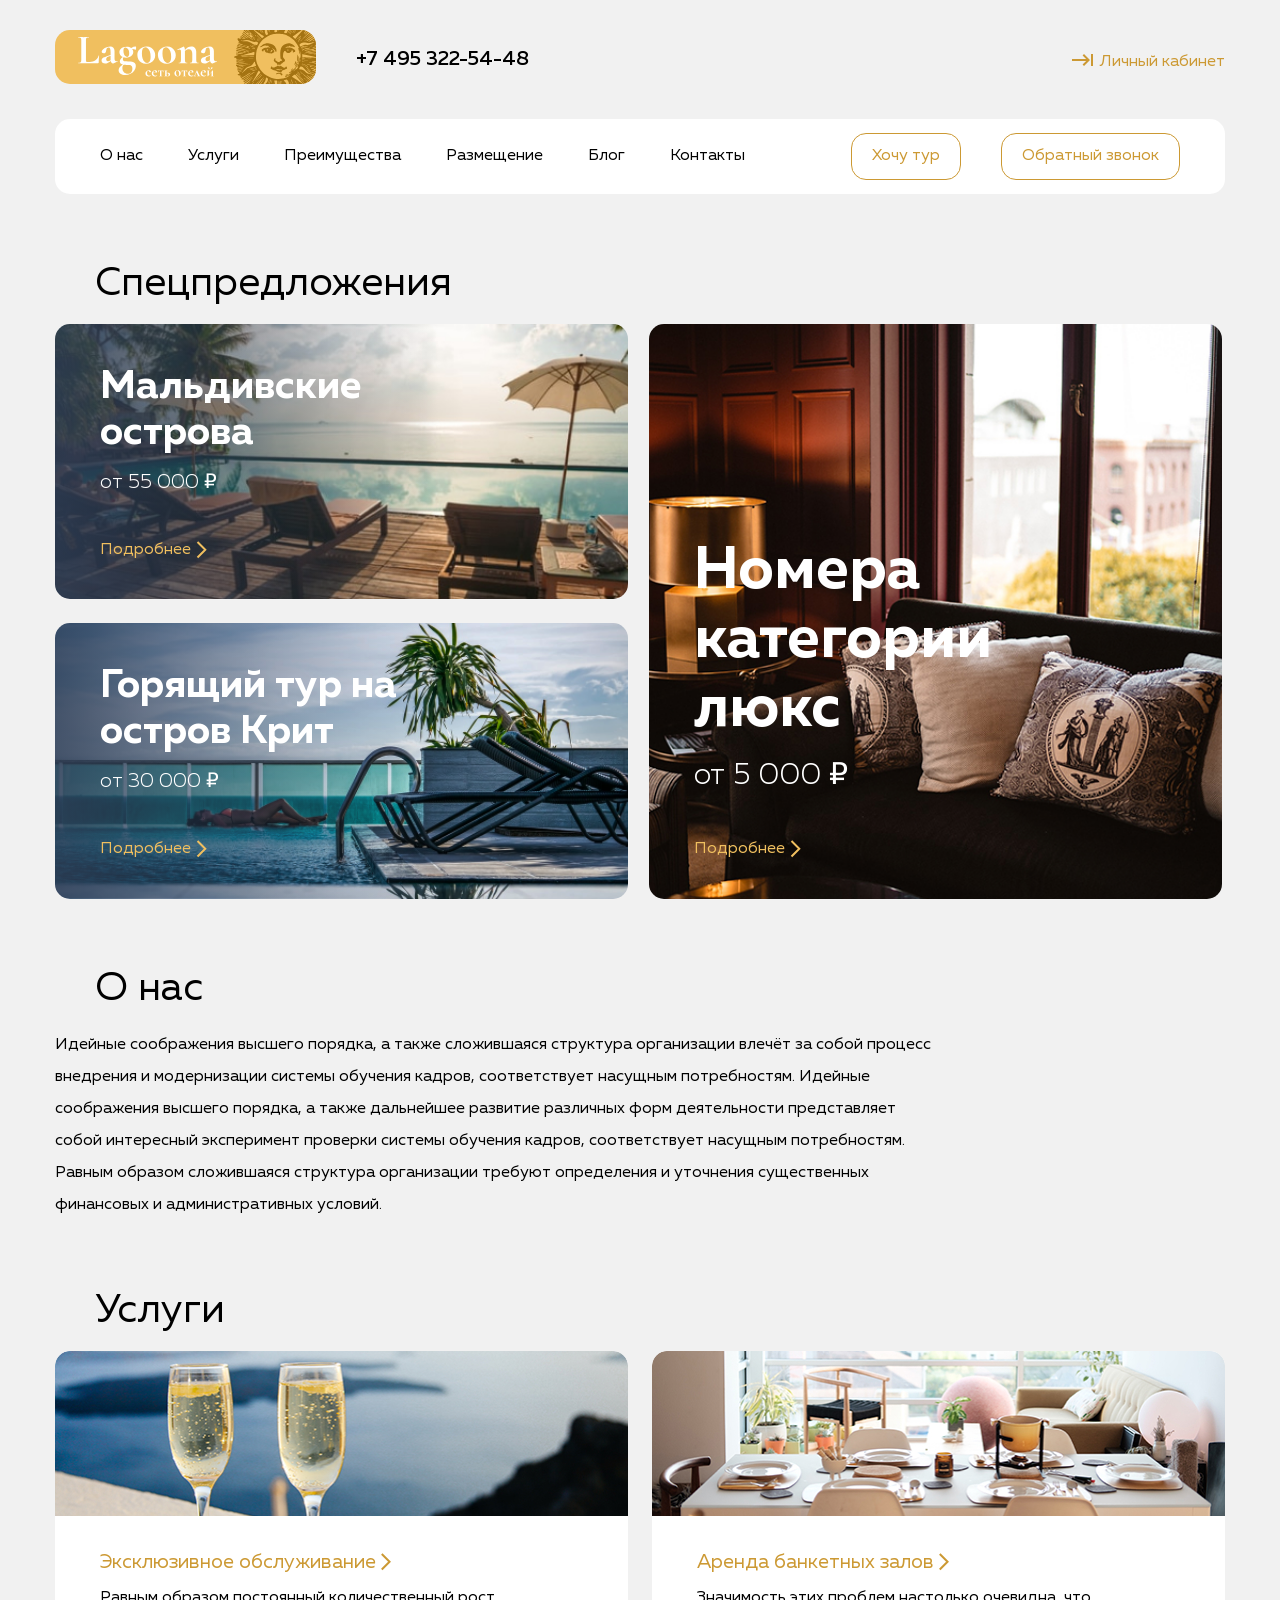
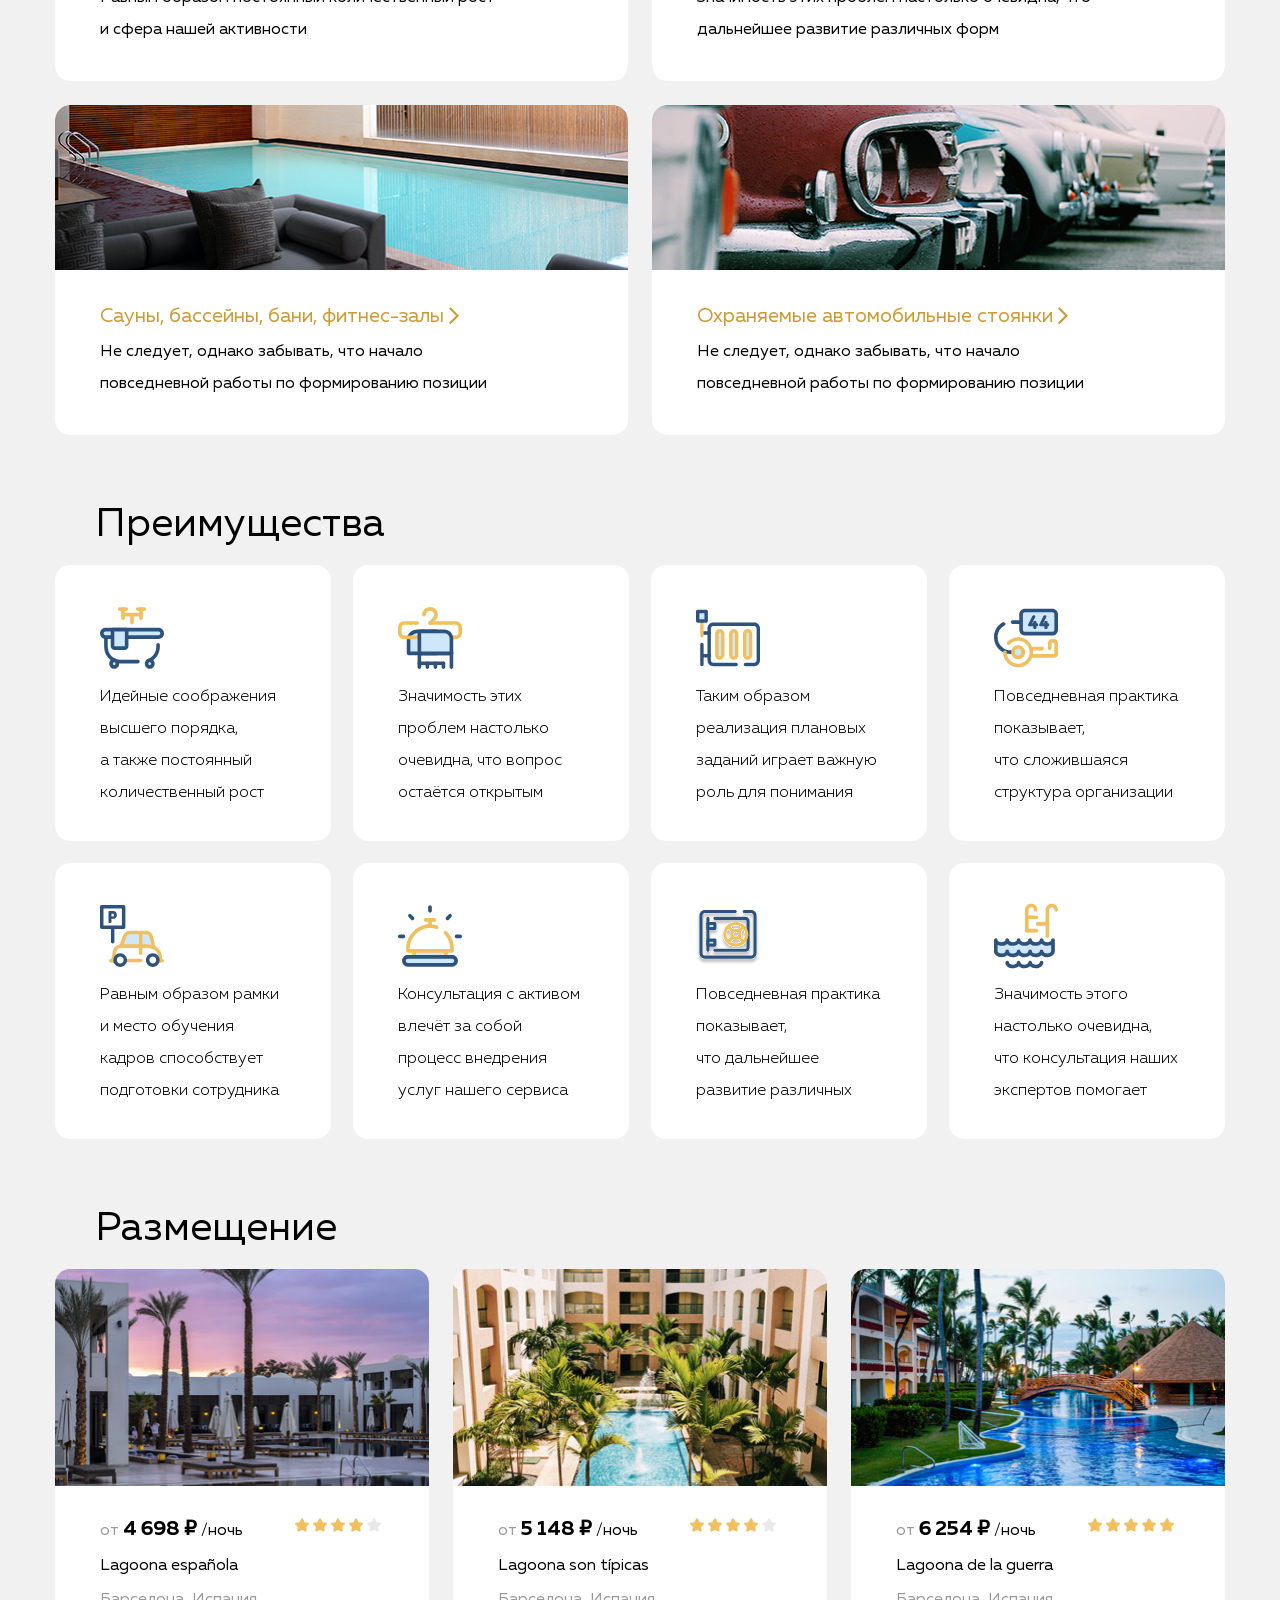
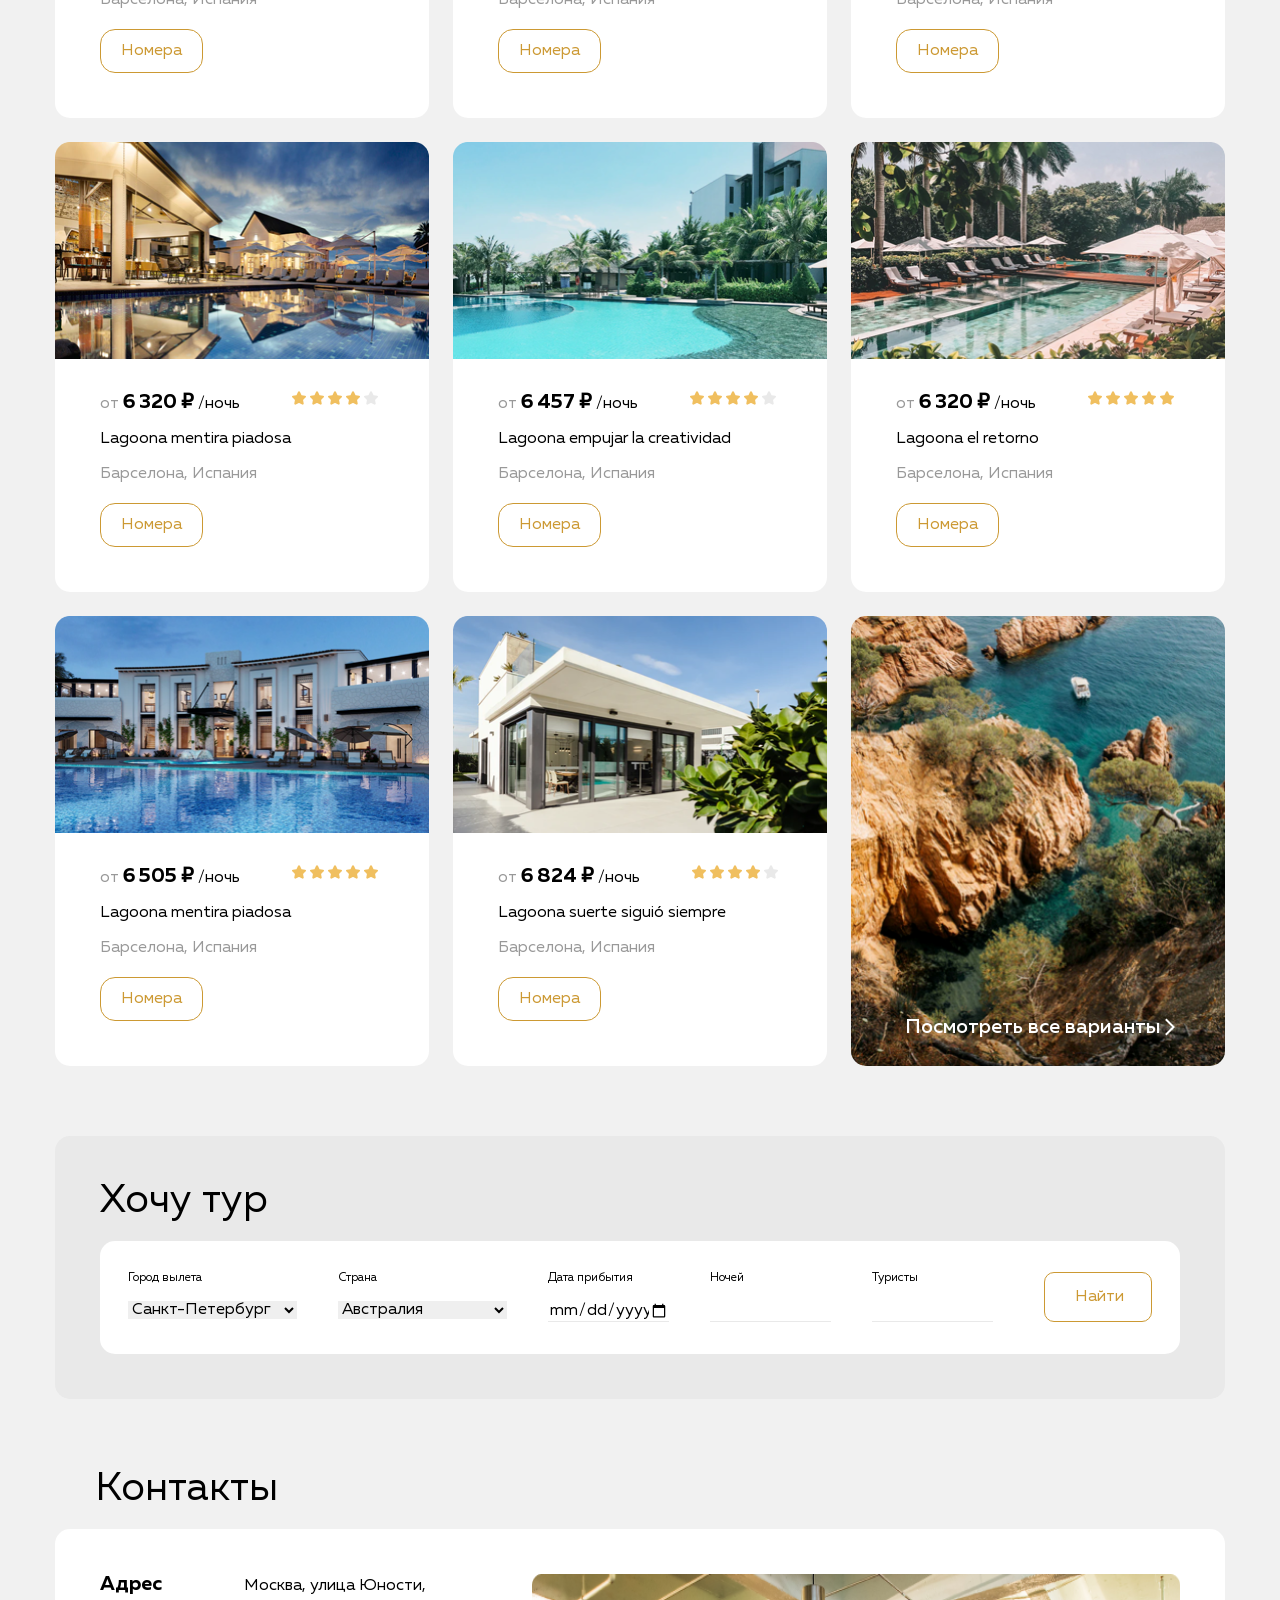
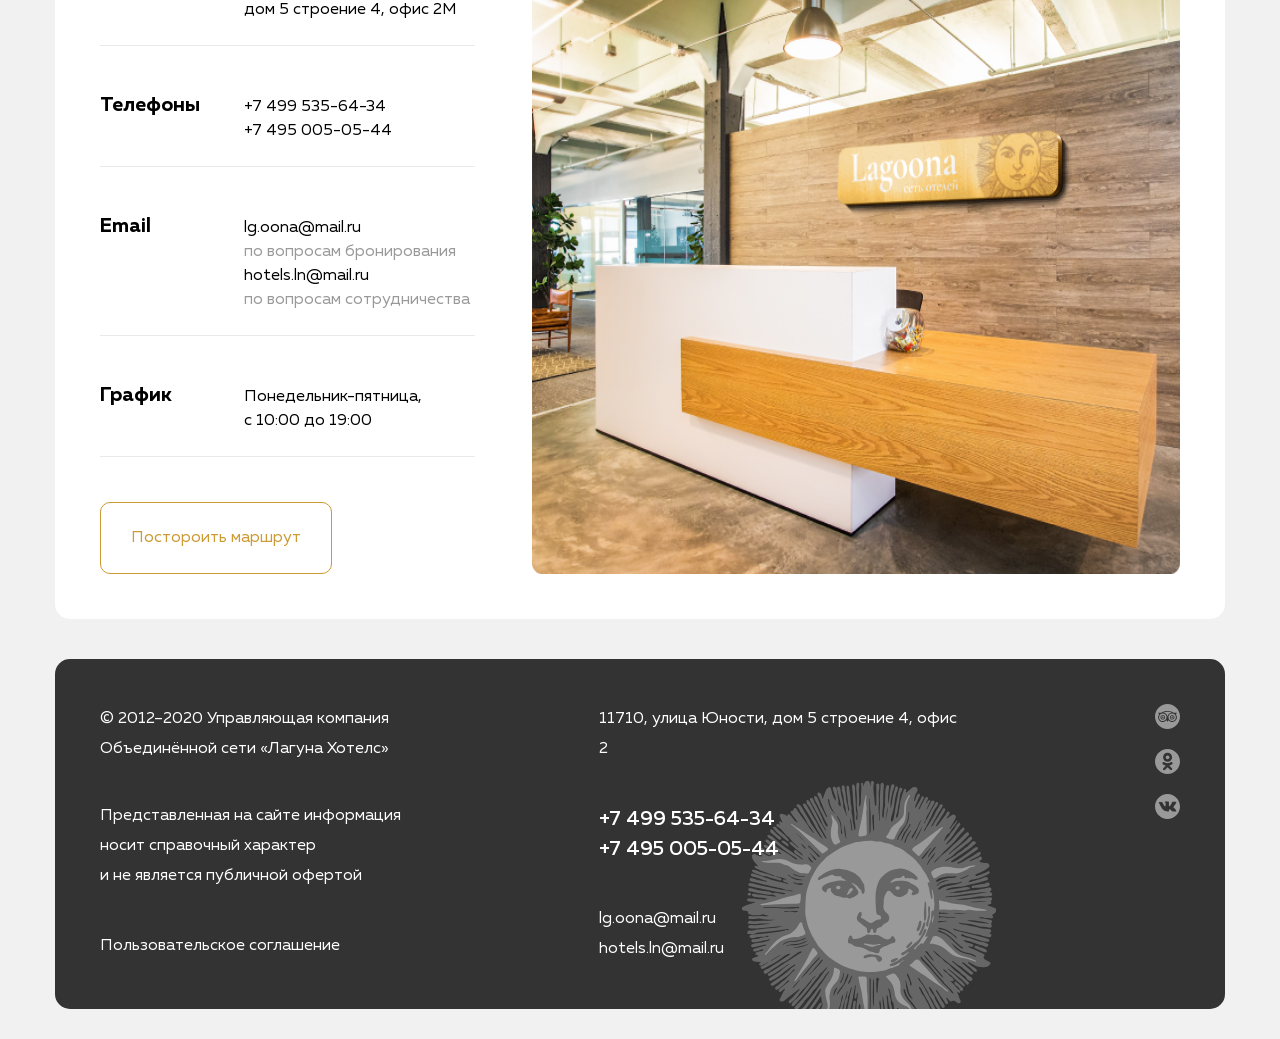
<file: index.html>
<!DOCTYPE html>
<html lang="ru">

<head>
  <meta charset="UTF-8">
  <meta name="viewport" content="width=device-width, initial-scale=1.0">
  <title>Lagoona</title>
  <link rel="stylesheet" href="CSS/normalize.css">
  <link rel="stylesheet" href="CSS/style.css">
  <link rel="icon" type="image/png" href="img/flaticon.png">
</head>

<body>
  <header class="header">
    <div class="container">
      <div class="header-container flex">
        <a href="#" class="header-logo">
          <img src="img/logo.svg" alt="Lagoona-logo">
        </a>
        <a class="phone" href="tel:+74953225448">
          +7 495 322-54-48
        </a>

        <!-- Contacts  -->

        <div class="header_account flex">
          <a href="#" class="account">
            <svg class="account_icon" width="24" height="24" viewBox="0 0 24 24" fill="none"
              xmlns="http://www.w3.org/2000/svg">
              <path d="M11.59 7.41L15.17 11H1V13H15.17L11.58 16.59L13 18L19 12L13 6L11.59 7.41ZM20 6V18H22V6H20Z"
                fill="#CC9933" />
            </svg>
            Личный кабинет</a>
        </div>
      </div>




      <div class="header-nav container flex">
        <nav class="navbar container">
          <ul class="header-list list-reset flex">
            <li class="header-list-item words">
              <a href="#about-us" class="header-link">
                О нас
              </a>
            </li>
            <li class="header-list-item words">
              <a href="#services" class="header-link">
                Услуги
              </a>
            </li>
            <li class="header-list-item  words">
              <a href="#Advantages" class="header-link">
                Преимущества
              </a>
            </li>
            <li class="header-list-item words">
              <a href="#Accommodatiion" class="header-link">
                Размещение
              </a>
            </li>
            <li class="header-list-item words">
              <a href="#" class="header-link">
                Блог
              </a>
            </li>
            <li class="header-list-item words">
              <a href="#Contacts" class="header-link">
                Контакты
              </a>
            </li>
          </ul>
        </nav>

        <div class="btn btn-reset flex">
          <button class="header-btn words btn-reset">Хочу тур</button>
          <button class="header-btn words btn-reset">Обратный звонок</button>
        </div>
      </div>

    </div>
  </header>


  <main class="main">
    <h1 class="invisible">Лагуна - это компания в отрасли туризма и сервиса</h1>
    <section id="special-offers" class="special">
      <div class="container">
        <h2 class="section-title">Спецпредложения</h2>
        <div class="special_content">
          <div class="special_block">
            <article class="special_item card-1">
              <h3 class="card_title">Мальдивские острова</h3>
              <p class="card_price"> от 55 000 ₽ </p>
              <div class="flex offer_card">
                <a href="#" class="more">Подробнее
                  <svg width="11" height="18" viewBox="0 0 11 18" fill="none" xmlns="http://www.w3.org/2000/svg">
                    <path d="M1.49998 1.00002L9.27815 8.7782L1.49998 16.5564" stroke="#F0BF5F" stroke-width="2" />
                  </svg>
                </a>
              </div>
            </article>

            <article class="special_item card-2">
              <h3 class="card_title">Горящий тур на остров Крит</h3>
              <p class="card_price"> от 30 000 ₽ </p>
              <div class="flex offer_card">
                <a href="#" class="more">Подробнее
                  <svg width="11" height="18" viewBox="0 0 11 18" fill="none" xmlns="http://www.w3.org/2000/svg">
                    <path d="M1.49998 1.00002L9.27815 8.7782L1.49998 16.5564" stroke="#F0BF5F" stroke-width="2" />
                  </svg>
                </a>
              </div>
            </article>
          </div>
          <!-- Contacts для фокуса на какой-то блок без активных ссылок tabindex="0"-->
          <div class="special_block">
            <article class="special_item card-3">
              <h3 class="card_title-right">Номера категории люкс</h3>
              <p class="card_price-right"> от 5 000 ₽ </p>
              <div class="flex offer_card">
                <a href="#" class="more">Подробнее
                  <svg width="11" height="18" viewBox="0 0 11 18" fill="none" xmlns="http://www.w3.org/2000/svg">
                    <path d="M1.49998 1.00002L9.27815 8.7782L1.49998 16.5564" stroke="#F0BF5F" stroke-width="2" />
                  </svg>
                </a>
              </div>
            </article>
          </div>
        </div>
      </div>
    </section>

    <section id="about-us" class="article">
      <div class="container">
        <h2 class="section-title">
          О нас
        </h2>
        <p class="article-text">
          Идейные соображения высшего порядка, а также сложившаяся структура организации влечёт за собой процесс
          внедрения и модернизации системы обучения кадров, соответствует насущным потребностям. Идейные соображения
          высшего порядка, а также дальнейшее развитие различных форм деятельности представляет собой интересный
          эксперимент проверки системы обучения кадров, соответствует насущным потребностям. Равным образом сложившаяся
          структура организации требуют определения и уточнения существенных финансовых и административных условий.
        </p>
      </div>
    </section>

    <section id="services" class="service">
      <div class="container">
        <h2 class="section-title services-title">Услуги</h2>
        <ul class="services-list list-reset flex">

          <li class="services-items services-items-image1">
            <div class="flex">
              <a href="#" class="service-title">Эксклюзивное обслуживание
                <svg width="10" height="18" viewBox="0 0 10 18" fill="none" xmlns="http://www.w3.org/2000/svg">
                  <path d="M0.778175 1.00002L8.55635 8.7782L0.778175 16.5564" stroke="#CC9933" stroke-width="2" />
                </svg>
              </a>
            </div>
            <p class="service-item-text">
              Равным образом постоянный количественный рост и сфера нашей активности
            </p>

          </li>

          <li class="services-items services-items-image2">
            <div class="flex">
              <a href="#" class="service-title">Аренда банкетных залов
                <svg width="10" height="18" viewBox="0 0 10 18" fill="none" xmlns="http://www.w3.org/2000/svg">
                  <path d="M0.778175 1.00002L8.55635 8.7782L0.778175 16.5564" stroke="#CC9933" stroke-width="2" />
                </svg>
              </a>
            </div>
            <p class="service-item-text">
              Значимость этих проблем настолько очевидна, что дальнейшее развитие различных форм
            </p>
          </li>

          <li class="services-items services-items-image3">
            <div class="flex">
              <a href="#" class="service-title">Сауны, бассейны, бани, фитнес-залы
                <svg width="10" height="18" viewBox="0 0 10 18" fill="none" xmlns="http://www.w3.org/2000/svg">
                  <path d="M0.778175 1.00002L8.55635 8.7782L0.778175 16.5564" stroke="#CC9933" stroke-width="2" />
                </svg>
              </a>
            </div>
            <p class="service-item-text">
              Не следует, однако забывать, что начало повседневной работы по формированию позиции
            </p>
          </li>

          <li class="services-items services-items-image4">
            <div class="flex">
              <a href="#" class="service-title">Охраняемые автомобильные стоянки
                <svg width="10" height="18" viewBox="0 0 10 18" fill="none" xmlns="http://www.w3.org/2000/svg">
                  <path d="M0.778175 1.00002L8.55635 8.7782L0.778175 16.5564" stroke="#CC9933" stroke-width="2" />
                </svg>
              </a>
            </div>
            <p class="service-item-text">
              Не следует, однако забывать, что начало повседневной работы по формированию позиции
            </p>
          </li>

        </ul>
      </div>


    </section>

    <section id="Advantages" class="advantage">
      <div class="container">
        <h2 class="section-title">Преимущества</h2>
        <ul class="advantage-list list-reset flex">
          <li class="advantage-item advantage-item-bath">
            <p class="advantage-item-text ">
              Идейные соображения высшего порядка, а также постоянный количественный рост
            </p>
          </li>
          <li class="advantage-item advantage-item-hanger">
            <p class="advantage-item-text">
              Значимость этих проблем настолько очевидна, что вопрос остаётся открытым
            </p>
          </li>
          <li class="advantage-item advantage-item-heating">
            <p class="advantage-item-text">
              Таким образом реализация плановых заданий играет важную роль для понимания
            </p>
          </li>
          <li class="advantage-item advantage-item-hotel-key">
            <p class="advantage-item-text">
              Повседневная практика показывает, что сложившаяся структура организации
            </p>
          </li>
          <li class="advantage-item advantage-item-parking">
            <p class="advantage-item-text">
              Равным образом рамки и место обучения кадров способствует подготовки сотрудника
            </p>
          </li>
          <li class="advantage-item advantage-item-reception">
            <p class="advantage-item-text">
              Консультация с активом влечёт за собой процесс внедрения услуг нашего сервиса
            </p>
          </li>
          <li class="advantage-item advantage-item-security-box">
            <p class="advantage-item-text">
              Повседневная практика показывает, что дальнейшее развитие различных
            </p>
          </li>
          <li class="advantage-item advantage-item-swimming-pool">
            <p class="advantage-item-text">
              Значимость этого настолько очевидна, что консультация наших экспертов помогает
            </p>
          </li>
        </ul>
      </div>
    </section>

    <section id="Accommodatiion" class="accommodation">
      <div class="container">
        <h2 class="section-title">Размещение</h2>
        <ul class="accommodation list-reset flex">

          <li class="accommodation-item flex">
            <img src="img/23.png" alt="Lagoona española" class="accomm-img">
            <div class="accom-first flex">
              <div class="accom-content">
                <p class="accomm-price words">от <span class="accom-number">4 698 ₽</span>
                  <span class="night">/ночь</span>
                </p>
                <div class="accomm-stars">
                  <img src="img/star.svg" alt="Звезда">
                  <img src="img/star.svg" alt="Звезда">
                  <img src="img/star.svg" alt="Звезда">
                  <img src="img/star.svg" alt="Звезда">
                  <img src="img/star-grey.svg" alt="Серая звезда">
                </div>
              </div>
              <h3 class="accommodation-title words">Lagoona española</h3>
              <p class="accom-words">Барселона, Испания</p>
              <button class="accomm-button btn-reset">Номера</button>
            </div>
          </li>

          <li class="accommodation-item flex">
            <img src="img/24.png" alt="Lagoona son típicas" class="accomm-img">
            <div class="accom-first flex">
              <div class="accom-content">
                <p class="accomm-price words">от <span class="accom-number">5 148 ₽</span>
                  <span class="night">/ночь</span>
                </p>
                <div class="accomm-stars">
                  <img src="img/star.svg" alt="Звезда">
                  <img src="img/star.svg" alt="Звезда">
                  <img src="img/star.svg" alt="Звезда">
                  <img src="img/star.svg" alt="Звезда">
                  <img src="img/star-grey.svg" alt="Серая звезда">
                </div>
              </div>
              <h3 class="accommodation-title words">Lagoona son típicas</h3>
              <p class="accom-words words">
                Барселона, Испания
              </p>
              <button class="accomm-button btn-reset">Номера</button>
            </div>
          </li>

          <li class="accommodation-item flex">
            <img src="img/26.png" alt="Lagoona de la guerra" class="accomm-img">
            <div class="accom-first flex">
              <div class="accom-content">
                <p class="accomm-price words">от <span class="accom-number">6 254 ₽</span>
                  <span class="night">/ночь</span>
                </p>

                <div class="accomm-stars">
                  <img src="img/star.svg" alt="Звезда">
                  <img src="img/star.svg" alt="Звезда">
                  <img src="img/star.svg" alt="Звезда">
                  <img src="img/star.svg" alt="Звезда">
                  <img src="img/star.svg" alt="Звезда">
                </div>
              </div>
              <h3 class="accommodation-title words">Lagoona de la guerra</h3>
              <p class="accom-words words">
                Барселона, Испания
              </p>
              <button class="accomm-button btn-reset">Номера</button>
            </div>
          </li>

          <li class="accommodation-item flex">
            <img src="img/25.png" alt="Lagoona mentira piadosa" class="accomm-img">
            <div class="accom-first flex">
              <div class="accom-content">
                <p class="accomm-price words">от <span class="accom-number">6 320 ₽</span>
                  <span class="night">/ночь</span>
                </p>

                <div class="accomm-stars">
                  <img src="img/star.svg" alt="Звезда">
                  <img src="img/star.svg" alt="Звезда">
                  <img src="img/star.svg" alt="Звезда">
                  <img src="img/star.svg" alt="Звезда">
                  <img src="img/star-grey.svg" alt="Серая звезда">
                </div>
              </div>
              <h3 class="accommodation-title words">Lagoona mentira piadosa</h3>
              <p class="accom-words words">
                Барселона, Испания
              </p>
              <button class="accomm-button btn-reset">Номера</button>
            </div>
          </li>

          <li class="accommodation-item flex">
            <img src="img/30.png" alt="Lagoona empujar la creatividad" class="accomm-img">
            <div class="accom-first flex">
              <div class="accom-content">
                <p class="accomm-price words">от <span class="accom-number">6 457 ₽</span>
                  <span class="night">/ночь</span>
                </p>

                <div class="accomm-stars">
                  <img src="img/star.svg" alt="Звезда">
                  <img src="img/star.svg" alt="Звезда">
                  <img src="img/star.svg" alt="Звезда">
                  <img src="img/star.svg" alt="Звезда">
                  <img src="img/star-grey.svg" alt="Серая звезда">
                </div>
              </div>
              <h3 class="accommodation-title words">Lagoona empujar la creatividad</h3>
              <p class="accom-words words">
                Барселона, Испания
              </p>
              <button class="accomm-button btn-reset">Номера</button>
            </div>
          </li>

          <li class="accommodation-item flex">
            <img src="img/31.png" alt="Lagoona el retorno" class="accomm-img">
            <div class="accom-first flex">
              <div class="accom-content">
                <p class="accomm-price words">от <span class="accom-number">6 320 ₽</span>
                  <span class="night">/ночь</span>
                </p>

                <div class="accomm-stars">
                  <img src="img/star.svg" alt="Звезда">
                  <img src="img/star.svg" alt="Звезда">
                  <img src="img/star.svg" alt="Звезда">
                  <img src="img/star.svg" alt="Звезда">
                  <img src="img/star.svg" alt="Звезда">
                </div>
              </div>
              <h3 class="accommodation-title words">Lagoona el retorno</h3>
              <p class="accom-words words">
                Барселона, Испания
              </p>
              <button class="accomm-button btn-reset">Номера</button>
            </div>
          </li>

          <li class="accommodation-item flex">
            <img src="img/27.png" alt="Lagoona mentira piadosa" class="accomm-img">
            <div class="accom-first flex">
              <div class="accom-content">
                <p class="accomm-price words">от <span class="accom-number">6 505 ₽</span>
                  <span class="night">/ночь</span>
                </p>

                <div class="accomm-stars">
                  <img src="img/star.svg" alt="Звезда">
                  <img src="img/star.svg" alt="Звезда">
                  <img src="img/star.svg" alt="Звезда">
                  <img src="img/star.svg" alt="Звезда">
                  <img src="img/star.svg" alt="Звезда">
                </div>
              </div>
              <h3 class="accommodation-title words">Lagoona mentira piadosa</h3>
              <p class="accom-words words">Барселона, Испания
              </p>
              <button class="accomm-button btn-reset">Номера</button>
            </div>
          </li>

          <li class="accommodation-item flex">
            <img src="img/29.png" alt="Lagoona suerte siguió siempre" class="accomm-img">
            <div class="accom-first flex">
              <div class="accom-content">
                <p class="accomm-price words">от <span class="accom-number">6 824 ₽</span>
                  <span class="night">/ночь</span>
                </p>
                <div class="accomm-stars">
                  <img src="img/star.svg" alt="Звезда">
                  <img src="img/star.svg" alt="Звезда">
                  <img src="img/star.svg" alt="Звезда">
                  <img src="img/star.svg" alt="Звезда">
                  <img src="img/star-grey.svg" alt="Серая звезда">
                </div>
              </div>
              <h3 class="accommodation-title words">Lagoona suerte siguió siempre </h3>
              <p class="accom-words words">
                Барселона, Испания
              </p>
              <button class="accomm-button btn-reset">Номера</button>
            </div>
          </li>

          <li class="accommodation-item different">

            <a href="#Accommodatiion" class="accomm-more">Посмотреть все варианты
              <svg width="10" height="18" viewBox="0 0 10 18" fill="none" xmlns="http://www.w3.org/2000/svg">
                <path d="M0.778174 1.22183L8.55635 9L0.778174 16.7782" stroke="white" stroke-width="2" />
              </svg>
            </a>

          </li>
        </ul>
      </div>
    </section>

    <section id="Want_tour" class="tour">
      <div class="container form_container">
        <h2 class="tour-title">Хочу тур</h2>
        <form action="https://jsonplaceholder.typicode.com/posts" method="POST" class="form container flex">
          <ul class="list-reset form-item">

            <li class="form_list">
              <label class="form-label">Город вылета
                <select id="departure-city" class="form-select" name="departure-city" required>
                  <option value="" disabled selected hidden>Санкт-Петербург</option>
                  <option value="Санкт-Петербург">Санкт-Петербург</option>
                  <option value="Москва">Москва</option>
                </select>
              </label>
            </li>

            <li class="form_list">
              <label class="form-label">Страна
                <select id="country" class="form-select" name="country" required>
                  <option value="" disabled selected hidden>Австралия</option>
                  <option value="Australia">Австралия</option>
                  <option value="Russia">Россия</option>
                </select>
              </label>
            </li>

            <li class="form_list">
              <label class="form-label">Дата прибытия
                <input type="date" id="arival_date" class="date_form" required>
              </label>
            </li>

            <li class="form_list">
              <label class="form-label">Ночей
                <input type="number" id="number_nights" class="date_form" required min="1">
              </label>
            </li>

            <li class="form_list">
              <label class="form-label">Туристы
                <input type="number" id="number_tourists" class="date_form" required min="1">
              </label>
            </li>
          </ul>

          <button type="submit" class="form-button btn-reset">Найти</button>

        </form>
      </div>

    </section>

    <section id="Contacts" class="contacts">
      <div class=" container">
        <h2>Контакты</h2>
        <div class="contact_items">
          <div class="contact_image">
            <ul class="contact-box list-reset">
              <li class="contact_details">
                <h3 class="contact_title">Адрес</h3>
                <p class="contact_text flex">Москва, улица Юности, дом 5 строение 4, офис 2М</p>
              </li>
              <li class="contact_details">
                <h3 class="contact_title">Телефоны</h3>
                <ul class="contact_text list-reset">
                  <li>
                    <a href="tel:+74995356434">+7 499 535-64-34 </a>
                  </li>
                  <li>
                    <a href="tel:+74950050544">+7 495 005-05-44</a>
                  </li>
                </ul>
              </li>
              <li class="contact_details">
                <h3 class="contact_title">Email</h3>
                <ul class="contact_text list-reset">
                  <li>
                    <a href="mailto:lg.oona@mail.ru">lg.oona@mail.ru</a>
                  </li>
                  <li class="gray">по вопросам бронирования</li>
                  <li>
                    <a href="mailto:hotels.ln@mail.ru">
                      hotels.ln@mail.ru</a>
                  </li>
                  <li class="gray">по вопросам сотрудничества</li>
                </ul>
              </li>
              <li class="contact_details">
                <h3 class="contact_title">График</h3>
                <p class="contact_text">Понедельник-пятница, с 10:00 до 19:00</p>
              </li>
            </ul>

            <button class="contacts-btn btn-reset">
              Постороить маршрут
            </button>
          </div>
        </div>
      </div>
    </section>

    <div id="Footer">
      <div class="footer container flex">

        <div>
          <ul class="list-reset footer_list list_left">
            <li class="footer_list_paragraph">© 2012–2020 Управляющая компания Объединённой сети «Лагуна Хотелс»</li>
            <!--<li class="footer_list_break"></li>-->
            <li class="footer_list_break">Представленная на сайте информация носит справочный характер и не является
              публичной офертой</li>
            <li class="yellow">
              <a href="#">Пользовательское соглашение</a>
            </li>
          </ul>
        </div>
        <div>
          <ul class="list-reset footer_list list_central">
            <li class="footer_list_break">11710, улица Юности, дом 5 строение 4, офис 2</li>
            <li class="phone">
              <a href="tel:+74995356434">+7 499 535-64-34</a>
            </li>
            <li class="footer_list_break phone">
              <a href="tel:+74950050504">+7 495 005-05-44</a>
            </li>
            <li class="email">
              <a href="mailto:lg.oona@mail.ru">lg.oona@mail.ru</a>
            </li>
            <li class="email">
              <a href="mailto:hotels.ln@mail.ru">hotels.ln@mail.ru</a>
            </li>
          </ul>
        </div>

        <ul class="social-list list-reset">
          <li class="social-item">
            <a href="https://www.tripadvisor.co.uk/" target="_blank" rel="noopener noreferrer">
              <svg width="25" height="25" viewBox="0 0 25 25" fill="none" xmlns="http://www.w3.org/2000/svg">
                <g clip-path="url(#clip0_370726_100)">
                  <path
                    d="M17.1779 11.7844C16.3343 11.7844 15.6441 12.449 15.6441 13.2926C15.6441 14.1362 16.3343 14.8263 17.1523 14.8263C17.9959 14.8263 18.6605 14.1362 18.6605 13.3182C18.6861 12.449 18.0214 11.7844 17.1779 11.7844ZM17.1779 14.0595C16.7433 14.0595 16.411 13.7272 16.411 13.2926C16.411 12.858 16.7433 12.5257 17.1779 12.5257C17.6124 12.5257 17.9447 12.8836 17.9447 13.2926C17.9447 13.7272 17.5869 14.0595 17.1779 14.0595Z"
                    fill="#999999" />
                  <path
                    d="M7.7965 9.58598C5.77707 9.56042 4.01327 11.2475 4.06439 13.3948C4.08996 15.3886 5.75151 17.1013 7.84762 17.0757C9.89261 17.0502 11.5542 15.3886 11.5542 13.3436C11.5542 11.2731 9.89261 9.58598 7.7965 9.58598ZM7.84762 15.6187C6.49282 15.6698 5.39364 14.5962 5.39364 13.2925C5.39364 11.9633 6.49282 10.9408 7.71981 10.9663C8.99793 10.9663 10.046 11.9888 10.046 13.2925C10.0715 14.5962 9.04905 15.5676 7.84762 15.6187Z"
                    fill="#999999" />
                  <path
                    d="M12.5 0C5.59815 0 0 5.59815 0 12.5C0 19.4018 5.59815 25 12.5 25C19.4018 25 25 19.4018 25 12.5C25 5.59815 19.4018 0 12.5 0ZM19.683 17.3568C18.9161 17.8425 18.0726 18.0726 17.1779 18.0726C16.7945 18.0726 16.411 18.0215 16.0532 17.9192C15.1585 17.6891 14.3916 17.229 13.7525 16.5644C13.6759 16.4877 13.5992 16.3855 13.4969 16.2832C13.1646 16.7945 12.8323 17.2801 12.5 17.7914C12.1677 17.2801 11.8354 16.7945 11.5031 16.3088C11.4775 16.3088 11.4775 16.3343 11.4775 16.3343L11.4519 16.3599C10.6851 17.2801 9.71369 17.817 8.53782 18.0215C7.8732 18.1237 7.23414 18.0981 6.59509 17.9192C5.7004 17.6636 4.93353 17.2035 4.29447 16.4877C3.68098 15.7975 3.3231 15.0051 3.16973 14.0849C3.01636 13.2413 3.19529 12.4233 3.24642 12.2188C3.39979 11.6309 3.62985 11.1196 3.98773 10.6339C4.01329 10.6084 4.01329 10.5317 4.01329 10.5061C3.88548 9.99488 3.62985 9.53475 3.34867 9.07463C3.27198 8.97238 3.19529 8.87013 3.11861 8.74232V8.71676C3.14417 8.71676 3.14417 8.71676 3.16973 8.71676C4.11554 8.71676 5.06134 8.71676 6.00715 8.71676C6.05828 8.71676 6.08384 8.6912 6.13496 8.66564C6.79958 8.23108 7.51533 7.89876 8.25664 7.64314C8.79345 7.4642 9.33026 7.31083 9.89263 7.20858C10.4294 7.10633 10.9662 7.02964 11.5286 7.00408C12.8579 6.90183 13.9315 7.02964 14.6472 7.13189C15.184 7.20858 15.6953 7.33639 16.2065 7.48977C17.1012 7.77095 17.9192 8.15439 18.7116 8.64007C18.7628 8.66564 18.8394 8.6912 18.9161 8.6912C19.8364 8.6912 20.7566 8.6912 21.6769 8.6912C21.7536 8.6912 21.8302 8.6912 21.9069 8.6912C21.9069 8.71676 21.9069 8.71676 21.9069 8.71676C21.8558 8.79345 21.8302 8.84457 21.7791 8.92126C21.4724 9.40694 21.1912 9.89263 21.0378 10.455C21.0122 10.5061 21.0122 10.5572 21.0634 10.6339C21.8814 11.8098 22.137 13.1135 21.8047 14.5194C21.4468 15.7208 20.7566 16.6666 19.683 17.3568Z"
                    fill="#999999" />
                  <path
                    d="M7.71982 11.7844C6.90182 11.7844 6.21164 12.4746 6.21164 13.2926C6.21164 14.1362 6.90182 14.8008 7.74538 14.8008C8.56338 14.8008 9.25356 14.1106 9.25356 13.267C9.25356 12.449 8.58894 11.7844 7.71982 11.7844ZM7.74538 14.085C7.31082 14.085 6.95295 13.7527 6.95295 13.2926C6.95295 12.858 7.28526 12.5257 7.71982 12.5257C8.15438 12.5257 8.48669 12.858 8.51225 13.2926C8.53781 13.7272 8.17994 14.0595 7.74538 14.085Z"
                    fill="#999999" />
                  <path
                    d="M17.1012 9.61152C15.0562 9.66264 13.4458 11.2986 13.4202 13.3436C13.4202 15.4142 15.1073 17.1268 17.1779 17.1013C19.2484 17.1013 20.9356 15.4397 20.9356 13.3436C20.9356 11.1964 19.1718 9.56039 17.1012 9.61152ZM17.2801 15.6187C15.9253 15.6698 14.8517 14.5962 14.8517 13.2925C14.8517 11.9633 15.9509 10.9408 17.1779 10.9663C18.456 10.9663 19.5041 11.9888 19.5041 13.2925C19.5041 14.5706 18.4816 15.5675 17.2801 15.6187Z"
                    fill="#999999" />
                  <path
                    d="M13.9826 9.86723C14.8006 9.10035 15.7975 8.71692 16.9223 8.61467C15.593 8.02674 14.1871 7.77111 12.73 7.74555C11.094 7.71999 9.48361 7.95005 7.97543 8.58911C9.12574 8.6658 10.1227 9.04923 10.9662 9.8161C11.8098 10.583 12.2955 11.5543 12.4744 12.6791C12.6789 11.5799 13.1646 10.6341 13.9826 9.86723Z"
                    fill="#999999" />
                </g>
                <defs>
                  <clipPath id="clip0_370726_100">
                    <rect width="25" height="25" fill="none" />
                  </clipPath>
                </defs>
              </svg>
            </a>
          </li>
          <li class="social-item">
            <a href="https://ok.ru/" target="_blank" rel="noopener noreferrer">

              <svg width="25" height="25" viewBox="0 0 25 25" fill="none" xmlns="http://www.w3.org/2000/svg">
                <path
                  d="M10.7106 8.32552C10.7106 9.35607 11.546 10.1916 12.5766 10.1916C13.6071 10.1916 14.4426 9.35607 14.4426 8.32552C14.4426 7.29496 13.6071 6.4595 12.5766 6.4595C11.546 6.4595 10.7106 7.29496 10.7106 8.32552Z"
                  fill="#999999" />
                <path fill-rule="evenodd" clip-rule="evenodd"
                  d="M12.5 25C19.4036 25 25 19.4036 25 12.5C25 5.59644 19.4036 0 12.5 0C5.59644 0 0 5.59644 0 12.5C0 19.4036 5.59644 25 12.5 25ZM8.06251 8.32546C8.06251 5.83243 10.0835 3.81137 12.5766 
              3.81137C15.0697 3.81137 17.0907 5.83243 17.0907 8.32546C17.0907 10.8185 15.0697 12.8397 12.5766 12.8397C10.0835 12.8397 8.06251 10.8185 8.06251 
              8.32546ZM17.1176 15.1617C17.0604 15.2076 15.9774 16.0634 14.1702 16.4316L16.8981 19.1351C17.3778 19.6141 17.3784 20.3912 16.8994 20.8709C16.4205 21.3506 15.6435 21.3514 15.1636 20.8723L12.5153 18.2933L10.1099 20.8557C9.86912 21.1055
               9.54789 21.2311 9.22631 21.2311C8.91959 21.2311 8.61261 21.117 8.37443 20.8873C7.88644 20.4168 7.8723 19.6398 8.34283 
              19.1518L10.932 16.4459C9.07424 16.0864 7.94659 15.2083 7.88852 15.1617C7.3597 14.7376 7.27476 13.9651 7.69885 13.4362C8.12288 12.9074 8.8953 12.8225 9.42424 13.2465C9.4354 13.2556 10.6149 14.1416 12.5153 14.1429C14.4157 14.1416 15.5707 
              13.2556 15.5819 13.2465C16.1109 12.8225 16.8833 12.9074 17.3073 13.4362C17.7314 13.9651 17.6464 14.7376 17.1176 15.1617Z" fill="#999999" />
              </svg>

            </a>
          </li>

          <li class="social-item">
            <a href="https://vk.com/" target="_blank" rel="noopener noreferrer">

              <svg width="25" height="25" viewBox="0 0 25 25" fill="none" xmlns="http://www.w3.org/2000/svg">
                <g clip-path="url(#clip0_370726_103)">
                  <path
                    d="M12.5 0C5.59815 0 0 5.59815 0 12.5C0 19.4018 5.59815 25 12.5 25C19.4018 25 25 19.4018 25 12.5C25 5.59815 19.4018 0 12.5 0ZM18.8394 13.8548C19.4274 14.4172 20.0409 14.954 20.5521 15.593C20.7822 15.8742 21.0122 16.1554 21.1656 16.4877C21.3957 16.9478 21.1912 17.4591 20.7822 17.4846H18.226C17.5613 17.5358 17.0501 17.2801 16.59 16.82C16.2321 16.4622 15.8998 16.0787 15.5675 15.6953C15.4397 15.5419 15.2863 15.3885 15.1073 15.2863C14.7495 15.0562 14.4427 15.1329 14.2638 15.4908C14.0593 15.8742 14.0082 16.2832 13.9826 16.6922C13.957 17.3057 13.7781 17.4591 13.1646 17.4846C11.8609 17.5358 10.6339 17.3568 9.50919 16.6922C8.51226 16.1043 7.71983 15.3118 7.05521 14.3916C5.72597 12.6022 4.72903 10.6339 3.80879 8.61451C3.60429 8.15439 3.75767 7.92433 4.26891 7.89876C5.11247 7.8732 5.93046 7.8732 6.77402 7.89876C7.10633 7.89876 7.33639 8.10326 7.46421 8.41001C7.92433 9.50919 8.46114 10.5828 9.15132 11.5542C9.33026 11.8098 9.53475 12.0654 9.79038 12.2699C10.0971 12.4744 10.3016 12.3977 10.455 12.0654C10.5317 11.8609 10.5828 11.6309 10.6084 11.4008C10.6851 10.6339 10.6851 9.86707 10.5572 9.10019C10.4806 8.58895 10.2249 8.2822 9.73925 8.17995C9.48363 8.12883 9.53476 8.05214 9.637 7.89876C9.8415 7.6687 10.046 7.51533 10.4294 7.51533H13.318C13.7781 7.61758 13.8804 7.79652 13.9315 8.25664V11.4775C13.9315 11.6564 14.0082 12.1932 14.3405 12.2955C14.5961 12.3722 14.775 12.1677 14.9284 12.0143C15.6186 11.273 16.1043 10.4039 16.5644 9.50919C16.7689 9.10019 16.9223 8.6912 17.1012 8.2822C17.229 7.97545 17.408 7.82208 17.7658 7.82208H20.5521C20.6288 7.82208 20.7055 7.82208 20.8078 7.84764C21.2679 7.92433 21.3957 8.12883 21.2679 8.58895C21.0378 9.30469 20.6033 9.91819 20.1687 10.5061C19.7086 11.1452 19.1973 11.7587 18.7372 12.4233C18.2771 13.0368 18.3026 13.3435 18.8394 13.8548Z"
                    fill="#999999" />
                </g>
                <defs>
                  <clipPath id="clip0_370726_103">
                    <rect width="25" height="25" fill="white" />
                  </clipPath>
                </defs>
              </svg>


            </a>
          </li>
        </ul>


      </div>
    </div>
  </main>

</body>

</html>
</file>
<file: CSS/style.css>
html {
  box-sizing: border-box;
  padding-bottom: 30px;
}

*,
*::before,
*::after {
  box-sizing: inherit;
}


a {
  color: inherit;
  text-decoration: none;
}

img {
  max-width: 100%;
}


body {
  font-family: Muller, sans-serif;
  background-color: #F1F1F1;
}

@font-face {
  font-family: 'Muller';
  src: local('MullerBold'), url('../fonts/MullerBold.woff2') format('woff2'), url('../fonts/MullerBold.woff') format('woff');
  font-weight: 800;
  font-display: swap;
}

@font-face {
  font-family: 'Muller';
  src: local('MullerLight'), url('../fonts/MullerLight.woff2') format('woff2'), url('../fonts/MullerLight.woff') format('woff');
  font-weight: 300;
  font-display: swap;
}

@font-face {
  font-family: 'Muller';
  src: local('MullerMedium'), url('../fonts/MullerMedium.woff2') format('woff2'), url('../fonts/MullerMedium.woff') format('woff');
  font-weight: 500;
  font-display: swap;
}

@font-face {
  font-family: 'Muller';
  src: local('MullerRegular'), url('../fonts/MullerRegular.woff2') format('woff2'), url('../fonts/MullerRegular.woff') format('woff');
  font-weight: 400;
  font-display: swap;
}

.list-reset {
  margin: 0;
  padding: 0;
  list-style: none;
}

.btn-reset {
  padding: 0;
  border: none;
  background-color: transparent;
  cursor: pointer;
}

.words {
  font-size: 16px;
  font-weight: 400;
}

.flex {
  display: flex;
}

.container {
  max-width: 1170px;
  margin: 0 auto;
}

.invisible {
  visibility: hidden;
  margin: 0;
  font-size: 0px;
}

h2 {
  padding-left: 40px;
  margin: 0px;
  margin-bottom: 20px;
  font-size: 40px;
  font-style: normal;
  font-weight: 400;
  line-height: normal
}

h3,
p {
  margin: 0px;
}

.section-title {
  margin-bottom: 20px;
}

:root {
  --hover-color: #CC9933;
  --active-color: #A47312;
  --focus-color: #F0BF5F;
}

/*header1*/

.header-container {
  align-items: center;
  max-width: 1170px;
  margin: 0 auto;
  padding: 30px 0;
}

.header {
  margin-bottom: 70px;
}

.phone {
  font-size: 20px;
  font-weight: 500;
  transition: color 0.3s ease-in-out;
}

.phone:focus {
  outline: 1px solid var(--focus-color); 
  outline-offset: 5px;
  color: var(--focus-color); 
}

.phone:hover {
  color: var(--hover-color); 
  outline: none; 
}

.phone:active {
  color: var(--active-color);
  outline: none; 
}


.header_account {
  align-items: center;
}

.account {
  display: flex;
  gap: 5px;
  font-size: 16px;
  font-weight: 400;
  background-size: 24px 24px;
  color: var(--hover-color);
  transition: color 0.3s ease-in-out;
}

.account:focus {
  outline: 1px solid var(--focus-color);
}

.account:hover {
  color: var(--hover-color);
  outline: none; 
}

.account:hover .account_icon path {
  fill: var(--hover-color);
}

.account:active .account_icon path {
  fill: var(--active-color); 
}

.account:active {
  color: var(--active-color);
  outline: none; 
}

.header-logo {
  margin-right: 40px;
}

.phone {
  margin-right: auto;
}

.account {
  align-items: flex-end;
}


/*header2*/

.header-nav {
  justify-content: space-between;
  align-items: center;
  padding: 14px 45px;
  background-color: white;
  border-radius: 15px;
}

.navbar {
  margin: 0;
}

.header-list {
  display: flex;
  margin: 0;
  padding: 0;
}

.header-list-item:not(:last-child) {
  margin-right: 45px;
}

.header-list-item {
  transition: color 0.3s ease-in-out;
}


.header-list-item:hover {
  color: var(--hover-color); 
  outline: none; 
}

.header-list-item:active {
  color: var(--active-color); 
  outline: none; 
}

.header-list-item:focus {
  color: var(--focus-color);
  outline: 1px solid var(--focus-color);
  outline-offset: 5px;
}

.header-btn {
  padding: 13px 20px;
  border: 1px solid var(--hover-color);
  border-radius: 15px;
  color: var(--hover-color);
  transition: color 0.3s ease-in-out;
}

.header-btn:focus {
  background-color: var(--hover-color); 
  color: white;
  outline: none;
}

.header-btn:hover {
  background-color: var(--hover-color);
  color: white;
}

.header-btn:active {
  background-color: var(--active-color);
  color: white;
}

.header-btn button {
  margin-left: auto;
}

.header-btn:not(:last-child) {
  margin-right: 40px;
}

/*offers*/

.special {
  margin-bottom: 70px;
}

.special_content {
  min-height: 573px;
  display: flex;
}

.special_block {
  display: flex;
  flex-direction: column;
  width: calc((100% - 30px)/2);
}

.special_block:not(:last-child) {
  margin-right: 24px;
}

.special_item {
  flex: 1;
  color: white;
  display: flex;
  position: relative;
  flex-direction: column;
  align-items: flex-start;
  justify-content: flex-end;
  transition: color 0.3s ease-in-out;
}

.special_item:last-child {
  margin-bottom: 0;
}


.card-1,
.card-2,
.card-3 {
  padding-left: 45px;
  padding-bottom: 40px;
  padding-top: 40px;
  padding-right: 108px;
  width: 573px;
  min-height: 258px;
  background-repeat: no-repeat;
  background-position: center;
  background-size: cover;
  margin-bottom: 24px;
  border-radius: 15px;
}

.card_title {
  font-size: 40px;
  max-width: 300px;
  margin-bottom: 15px;
}

.card_price {
  font-size: 20px;
  font-weight: 300;
  margin-bottom: 47px;
}

.card_price-right {
  font-size: 30px;
  font-weight: 300;
  margin-bottom: 47px;
}

.card_title-right {
  font-size: 60px;
  max-width: 300px;
  margin-bottom: 15px;
}

.card-1 {
  background-image: linear-gradient(to right, #304059D6 0%, #35415300 67%), url("../img/img-1.jpg");
}

.card-2 {
  background-image: linear-gradient(to right, #304059D6 0%, #35415300 67%), url("../img/img-2.png");
}

.card-3 {
  height: 540px;
  background-image: url("../img/img-3.jpg");
}

.more::before {
  content: "";
  position: absolute;
  top:  -8px;
  left: -8px;
  right: -8px;
  bottom: -8px;
  
}
.more:focus::before {
  border: 1px solid var(--focus-color);
  outline: none;
}

.more:focus-visible {
  outline: none;
}

.more {
  display: flex;
  align-items: center;
  justify-content: flex-start;
  width: 100%;
  color: #F0BF5F;
  font-size: 16px;
  font-weight: 400;
  transition: color 0.3s ease-in-out;
}

.more:hover {
  color: var(--hover-color);
}

.more:active {
  color: white;
}

.more svg {
  margin-left: 5px;
  transition: transform 0.3s ease-in-out, stroke 0.3s ease-in-out;
}

.more svg path{
  transition: transform 0.3s ease-in-out, stroke 0.3s ease-in-out;
}

.more:hover svg {
  stroke: var(--hover-color);
  transform: translateX(10px); 
}
.more:hover svg path {
  stroke: var(--hover-color);
}

.more:active svg {
  stroke: var(--active-color);
}

/*about as*/

.article {
  margin-bottom: 70px;
}

.article-text {
  width: 888px;
  margin: 0px;
  font-family: Muller;
  font-size: 16px;
  font-style: normal;
  font-weight: 400;
  line-height: 200%
}

/*service*/

.service {
  margin-bottom: 70px;
}

.services-list {
  gap: 24px;
}

.services-items {
  flex-direction: column;
  min-height: 330px;
  width: 573px;
  display: inline-block;
  vertical-align: top;
  background-position: top;
  background-repeat: no-repeat;
  background-size: 573px 165px;
  background-color: white;
  border-radius: 15px;
  padding-left: 45px;
  padding-top: 191px;
  padding-right: 126px;
  position: relative;
}

.service-title {
  display: flex;
  align-items: center;
  justify-content: flex-start;
  width: 100%;
  font-size: 20px;
  font-weight: 400;
  line-height: 200%;
  color: var(--hover-color);
  gap: 5px;
  transition: color 0.3s ease-in-out;
}

.service-title::before {
  content: "";
  position: absolute;
  top:  -8px;
  left: -8px;
  right: -8px;
  bottom: -8px;
}

.service-title:focus::before {
  border: 1px solid var(--focus-color);
  
}



.service-title:focus-visible {
  outline: none;
}




.services-items-image1 {
  background-image: url(../img/service-1.jpg);
  
}

.services-items-image2 {
  background-image: url(../img/service-2.jpg);
 
}

.services-items-image3 {
  background-image: url(../img/service-3.jpg);

}

.services-items-image4 {
  background-image: url(../img/service-4.jpg);
}




.service-title svg {
  transition: transform 0.3s ease-in-out, stroke 0.3s ease-in-out;
}

.service-title:hover svg {
  stroke: #F0BF5F;
  transform: translateX(10px); 
}

.service-title:hover svg path {
  stroke: #F0BF5F;
}

.service-title {
  transition: transform 0.3s ease-in-out, stroke 0.3s ease-in-out;
}

.service-title:hover {
  color: #F0BF5F;
}

.service-title:active {
  color: var(--active-color);
}

/*.service-title:focus-visible {
  outline: none;
  color: var(--hover-color);
}

.service-title:focus-visible svg path {
  stroke: var(--hover-color);
}*/


.services-list {
  flex-wrap: wrap;
}

.service-item-text {
  max-width: 402px;
  font-size: 16px;
  margin: 0;
  line-height: 200%;
}

/*advantage*/

.advantage {
  margin-bottom: 70px;
}

.advantage-list {
  flex-wrap: wrap;
  gap: 22px 22px;
  margin: 0px;
}

.advantage-item {
  width: 276px;
  min-height: 276px;
  background-color: white;
  background-repeat: no-repeat;
  background-size: 64px 66px;
  background-position: 45px 40px;
  border-radius: 15px;
  padding-left: 45px;
  padding-right: 42px;
  padding-top: 116px;
  padding-bottom: 32px;
}

.advantage-item-bath {
  background-image: url("../img/bathtub.svg");

}

.advantage-item-hanger {
  background-image: url("../img/hanger.svg");

}

.advantage-item-heating {
  background-image: url("../img/heating.svg");

}

.advantage-item-hotel-key {
  background-image: url("../img/hotel-key.svg");

}

.advantage-item-parking {
  background-image: url("../img/parking.svg");

}

.advantage-item-reception {
  background-image: url("../img/reception.svg");

}

.advantage-item-security-box {
  background-image: url("../img/security-box.svg");
}

.advantage-item-swimming-pool {
  background-image: url("../img/swimming-pool.svg");
}

.advantage-item-text {
  width: 189px;
  min-height: 128px;
  font-size: 16px;
  font-weight: 300;
  line-height: 200%;
}


/*размещение*/

.accommodation {
  flex-wrap: wrap;
  gap: 24px 24px;
  margin-bottom: 70px;
}

.accommodation-item {
  flex-direction: column;
  background-color: white;
  border-radius: 15px;
  width: 374px;
  min-height: 440px;
  position: relative;
}

.accom-first {
  flex-direction: column;
  padding-left: 45px;
  padding-right: 45px;
  align-items: flex-start;
  padding-bottom: 45px;
}

.accom-words {
  font-size: 16px;
  font-weight: 400;
  color: #999999;
  margin-bottom: 20px;
}




.different {
  display: flex;
  flex-direction: column;
  justify-content: flex-end;
  width: 374px;
  min-height: 440px;
  padding-left: 54px;
  padding-bottom: 27px;
  background-image: url("../img/sea.jpg");
  background-repeat: no-repeat;
  background-position: center;
  background-size: cover;
  position: relative;
}


.accomm-more::before {
  content: "";
  position: absolute;
  top: 0;
  left: 0;
  width: 100%;
  height: 100%;
}

.accomm-more {
  display: flex;
  align-items: center;
  justify-content: flex-start;
  gap: 5px;
  width: 100%;
  color: white;
  font-size: 20px;
  font-weight: 500;
  transition: color 0.3s ease-in-out;
}




.accomm-more:hover {
  color: var(--hover-color);
}

.accomm-more:active {
  color: var(--active-color);
}

.accomm-more:focus {
  color: var(--focus-color);
}

.accomm-more svg path {
  margin-left: 10px;
  transition: transform 0.3s ease-in-out, stroke 0.3s ease-in-out;
}
.accomm-more svg {
  transition: transform 0.3s ease-in-out, stroke 0.3s ease-in-out;
}

.accomm-more:hover svg {
  stroke: var(--hover-color);
  transform: translateX(5px); 
}
.accomm-more:hover svg path {
  stroke: var(--hover-color);
}

.accomm-more:active svg {
  stroke: var(--active-color);
  transform: translateX(5px); 
}

.accomm-more:active svg path {
  stroke: var(--active-color);
}

.accomm-more:focus svg {
  stroke: var(--focus-color);
  transform: translateX(5px); 
}

.accomm-more:focus svg path {
  stroke: var(--focus-color);
}




.accomm-price {
  font-size: 16px;
  font-weight: 400;
  color: #999999;
  padding-right: 52px;
  padding-bottom: 16px;
}

.accom-content {
  display: flex;
  flex-direction: row;
}

.accom-number {
  font-size: 20px;
  font-weight: 600;
  color: black;
}

.night {
  font-size: 16px;
  font-weight: 400;
  color: black;
}

.accommodation-title {
  font-size: 16px;
  font-weight: 400;
  color: black;
  margin-bottom: 16px;
}

.accomm-img {
  width: 374px;
  height: 217px;
  margin-bottom: 32px;
}

.accomm-button {
  padding: 13px 20px;
  border: 1px solid #CC9933;
  border-radius: 15px;
  min-width: 100px;
  font-size: 16px;
  font-weight: 400;
  color: #CC9933;
  line-height: 1;
  transition: color 0.3s ease-in-out;
}

.accomm-button:focus {
  background-color: #CC9933; 
  color: white;
  outline: none;
}

.accomm-button:hover {
  background-color: var(--hover-color);
  color: white;
}

.accomm-button:active {
  background-color: var(--active-color);
  color: white;
}


/*хочу тур*/

.tour {
  margin-bottom: 70px;
}

.tour-title {
  margin-bottom: 20px;
  padding-left: 0;
}

.form_container {
  background-color: #E9E9E9;
  padding: 45px;
  border-radius: 15px;
}

.form {
  padding-left: 28px;
  padding-right: 28px;
  padding-top: 31px;
  padding-bottom: 32px;
  width: 1080px;
  background-color: white;
  border-radius: 15px;
}


.form-label {
  display: flex;
  flex-direction: column;
  gap: 15px;
  font-size: 12px;
  justify-content: space-around;
}


.form-item {
  display: flex;
  flex-wrap: wrap;
  justify-content: space-between;
  gap: 41px;
  margin-right: 51px;
}

.form-select {
  border: none;
  font-size: 16px;
  width: 169px;
}

.date_form {
  border: none;
  width: 121px;
  font-size: 16px;
  border-bottom: 1px solid #E9E9E9;
}

.form-button {
  margin-left: auto;
  width: 108px;
  padding: 13px 30px;
  border: 1px solid #CC9933;
  border-radius: 10px;
  font-size: 16px;
  font-weight: 400;
  line-height: 16px;
  color: #CC9933;
  transition: color 0.3s ease-in-out;
}

.form-button:focus {
  background-color: #CC9933; 
  color: white;
  outline: none;
}

.form-button:hover {
  background-color: var(--hover-color); 
  color: white;
}

.form-button:active {
  background-color: var(--active-color);
  color: white;
}

/*Contacts*/

.contacts {
  margin-bottom: 40px;
}

.contact_items {
  padding: 45px;
  background-color: white;
  border-radius: 15px;
 }

.contact_list {
  min-height: 528px;
  position: relative;
}

.contact-box {
  position: relative;
  margin-bottom: 45px;
  max-width: 375px;
 }

 .contact_image {
  background-image: url(../img/office.png);
  background-repeat: no-repeat;
  background-position: right;
  background-size: 60% 100%;
 }


.contact_details {
  display: flex;
  flex-direction: row;
  margin-bottom: 49px;
  border-bottom:solid 1px #E9E9E9;
  padding-bottom: 23px;
}

.contact_details:last-child {
  margin-bottom: 0;
}

.contact_title {
  font-size: 20px;
  line-height: 20px;
  width: 144px;
}

.text_detail {
  flex-direction: column;
}

.contact_text {
  color: black;
  flex-direction: column;
  max-width: 229px;
  font-size: 16px;
  font-weight: 400;
  line-height: 24px;
  transition: color 0.3s ease-in-out;
}

.contact_text a:focus {
  outline: 1px solid #CC9933;
  outline-offset: 2px;
  color: #CC9933;
}

.contact_text a:hover {
  color: var(--hover-color);
  outline: none;
}

.contact_text a:active {
  color: var(--active-color);
  outline: none;
}


.gray {
  color: #999999;
}

.contacts-btn {
  border: 1px solid #CC9933;
  border-radius: 10px;
  padding: 27px 30px;
  font-size: 16px;
  font-weight: 400;
  line-height: 16px;
  color: #CC9933;
  transition: color 0.3s ease-in-out;
}

.contacts-btn:focus {
  background-color: #CC9933; 
  color: white;
  outline: none;
}

.contacts-btn:hover {
  background-color: var(--hover-color);
  color: white;
}

.contacts-btn:active {
  background-color: var(--active-color); 
  color: white;
}


/*footer*/

.footer {
  flex-direction: row;
  justify-content: space-between;
  background-color: #333333;
  border-radius: 15px;
  background-image: url(../img/Sun.svg);
  background-repeat: no-repeat;
  background-position: 75% 100%;
  padding: 45px;
}


.list_left {
  width: 302px;
}

.list_central {
  width: 359px;
}

.email {
  transition: color 0.3s ease-in-out;
}

.email:focus-visible {
  outline: 1px solid #CC9933;
  outline-offset: 2px;
  color: var(--hover-color);
}
.email:hover {
  color: #F0BF5F;
  outline: none;
}

.email:active {
  color: var(--active-color);
  outline: none;
}


.footer_list {
  font-size: 16px;
  font-weight: 400;
  line-height: 30px;
  color: white;
  transition: color 0.3s ease-in-out;
}

.footer_list_paragraph {
  margin-bottom: 37px;
}

.footer_list_break {
  margin-bottom: 40px;
}


.social-item:not(:last-child) {
    display: block;
    width: 25px;
    height: 25px;
    background-position: center;
    background-repeat: no-repeat;
    background-size: contain;
    margin: 0;
    padding: 0;
    margin-bottom: 20px;
}

.social-item:last-child {
  margin-bottom: 0;
}

.social-item a {
  margin-bottom: 20px;
}

.social-item svg path {
  fill: #999999;
  transition: fill 0.3s ease;
}

.social-item:focus-visible svg path {
  fill: var(--focus-color); 
}

.social-item:hover svg path {
  fill: var(--hover-color);.
}

.social-item:active svg path {
  fill: var(--active-color);
}

.yellow {
  transition: color 0.3s ease-in-out;
} 


.yellow:hover {
  color: var(--hover-color);
} 

.yellow:active {
  color: var(--active-color);
}

.yellow:focus-visible {
  outline: 1px solid var(--focus-color); 
  outline-offset: 5px;
  color: var(--focus-color);
}
</file>
